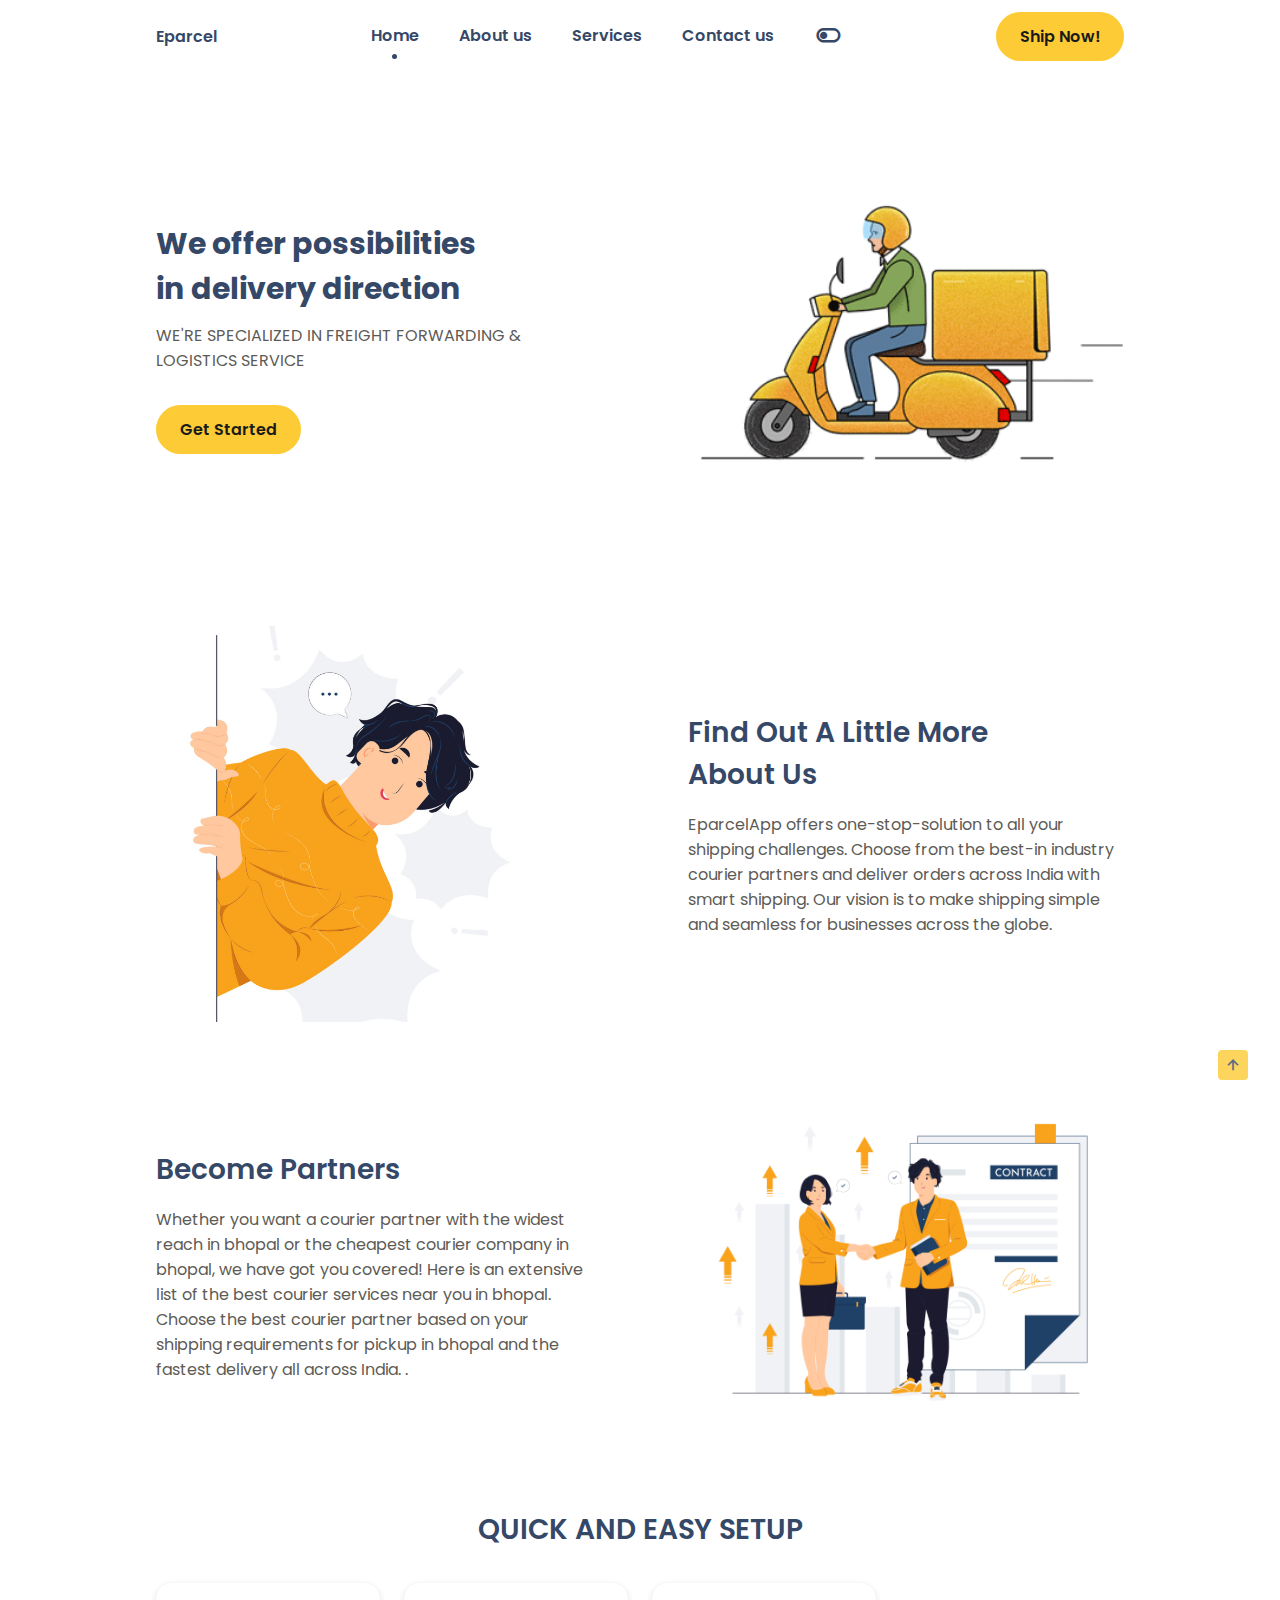
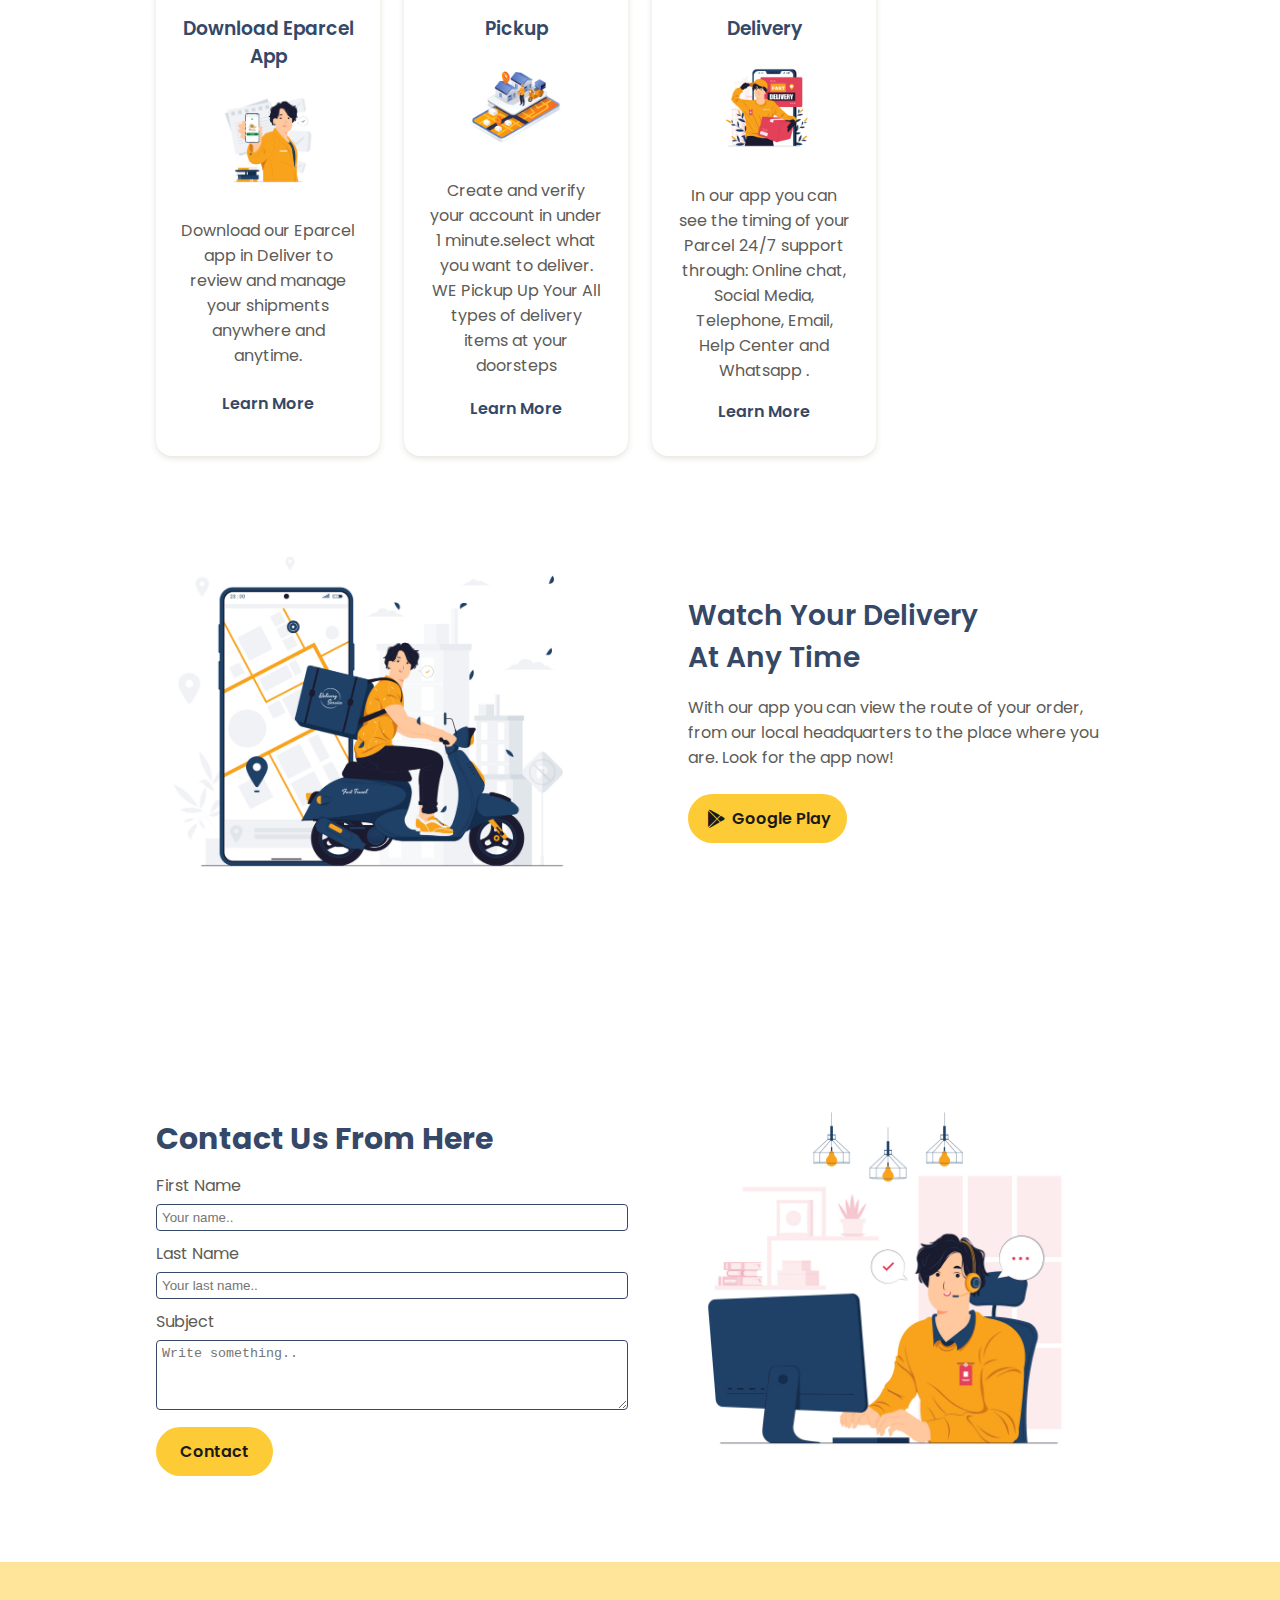
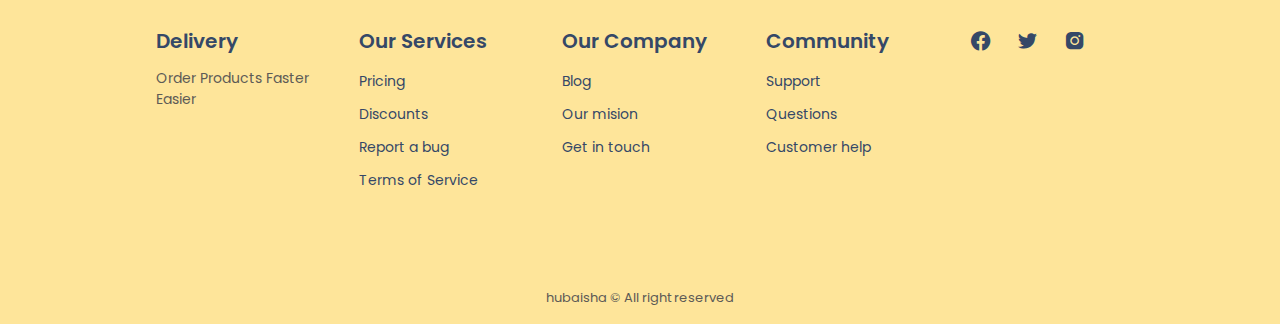
<file: eparcel/index.html>
<!DOCTYPE html>
    <html lang="en">
    <head>
        <meta charset="UTF-8">
        <meta name="viewport" content="width=device-width, initial-scale=1.0">
 
        <!--=============== BOXICONS ===============-->
        <link rel="stylesheet" href="https://cdn.jsdelivr.net/npm/boxicons@latest/css/boxicons.min.css">
 
        <!--=============== CSS ===============-->
        <link rel="stylesheet" href="style.css">
 
        <title>Eparcel delivery</title>
    </head>
    <body>
        <!--=============== HEADER ===============-->
        <header class="header" id="header">
            <nav class="nav container">
                <a href="#" class="nav__logo">Eparcel</a>
 
                <div class="nav__menu" id="nav-menu">
                    <ul class="nav__list">
                        <li class="nav__item">
                            <a href="#home" class="nav__link active-link">Home</a>
                        </li>
                        <li class="nav__item">
                            <a href="#about" class="nav__link">About us</a>
                        </li>
                        <li class="nav__item">
                            <a href="shipnow.html" class="nav__link">Services</a>
                        </li>
                        <li class="nav__item">
                            <a href="#contact" class="nav__link">Contact us</a>
                        </li>
 
                        <i class='bx bx-toggle-left change-theme' id="theme-button"></i>
                    </ul>
                </div>
 
                <div class="nav__toggle" id="nav-toggle">
                    <i class='bx bx-grid-alt'></i>
                </div>
 
                <a href="shipnow.html" class="button button__header">Ship Now!</a>
            </nav>
        </header>
 
        <main class="main">
            <!--=============== HOME ===============-->
            <section class="home section" id="home">
                <div class="home__container container grid">
                    <img class="img__img img__color home__img" viewBox="0 0 554 325" src="images/scooter-courier.gif">
                       
                  
 
                    <div class="home__data">
                        <h1 class="home__title">We offer possibilities <br> in delivery direction</h1>
                        <p class="home__description">WE'RE SPECIALIZED IN FREIGHT FORWARDING & LOGISTICS SERVICE</p>
 
                        <a href="ship" class="button">Get Started</a>
 
                    </div>  
                </div>
            </section>
 
            <!--=============== ABOUT ===============-->
            <section class="about section container" id="about">
                <div class="about__container grid">
                    <div class="about__data">
                        <h2 class="section__title-center">Find Out A Little More <br> About Us</h2>
                        <p class="about__description">EparcelApp offers one-stop-solution to all your shipping challenges. Choose from the best-in industry courier partners and deliver orders across India with smart shipping.
 
                            Our vision is to make shipping simple and seamless for businesses across the globe.
                           
                        </p>
                    </div>
 
                    <img class="img__img img__color about__img" viewBox="0 0 312 236" src="images/Untitled design.png">
                       
                       
                   
                </div>
            </section>
 
            <!--=============== SECURITY ===============-->
            <section class="security section container">
                <div class="security__container grid">
                    <div class="security__data">
                        <h2 class="section__title-center">Become Partners</h2>
                        <p class="security__description"> Whether you want a courier partner with the widest reach in bhopal or the cheapest courier company in bhopal, we have got you covered! Here is an extensive list of the best courier services near you in bhopal. Choose the best courier partner based on your shipping requirements for pickup in bhopal and the fastest delivery all across India.
                            .
                        </p>
                    </div>
 
                    <img class="img__img img__color" viewBox="0 0 312 221" src="images/partners.jpg">
   
                   
                   
                </div>
            </section>
 
            <!--=============== SERVICES ===============-->
            <section class="services section container" id="services">
                <h2 class="section__title">QUICK AND EASY SETUP</h2>
                <div class="services__container grid">
                    <div class="services__data">
                        <h3 class="services__subtitle">Download Eparcel App</h3>
                        <img class="img__color services__img" viewBox="0 0 135 94" src="images/Install.png">
                 
                           
                       
                        <p class="services__description">Download our Eparcel app in Deliver to review and manage your shipments anywhere and anytime.</p>
                        <div>
                            <a href="#" class="button button-link">Learn More</a>
                        </div>
                    </div>
 
                    <div class="services__data">
                        <h3 class="services__subtitle">Pickup</h3>
                        <img class="img__color services__img" viewBox="0 0 129 94" src="images/bg.jpg">
                       
                           
                       
                        <p class="services__description">Create and verify your account in under 1 minute.select what you want to deliver. WE Pickup Up Your All types of delivery items at your doorsteps</p>
                        <div>
                            <a href="#" class="button button-link">Learn More</a>
                        </div>
                    </div>
 
                    <div class="services__data">
                        <h3 class="services__subtitle">Delivery</h3>
                        <img class="img__color services__img" viewBox="0 0 121 94" src="images/delivery.png">
                   
                           
                     
                        <p class="services__description"> In our app you can see the timing of your Parcel 24/7 support through: Online chat, Social Media, Telephone, Email, Help Center and Whatsapp .</p>
                        <div>
                            <a href="#" class="button button-link">Learn More</a>
                        </div>
                    </div>
                </div>
            </section>
 
            <!--=============== APP ===============-->
            <section class="app section container">
                <div class="app__container grid">
                    <div class="app__data">
                        <h2 class="section__title-center">Watch Your Delivery <br> At Any Time</h2>
                        <p class="app__description">With our app you can view the route of your order, from our local headquarters to the
                            place where you are. Look for the app now!</p>
                        <div class="app__buttons">
                            <!-- <a href="#" class="button button-flex">
                                <i class='bx bxl-apple button__icon'></i> App Store
                            </a> -->
                            <a href="#" class="button button-flex">
                                <i class='bx bxl-play-store button__icon' ></i> Google Play
                            </a>
                        </div>
                    </div>
 
                    <img class="img__img img__color app__img" viewBox="0 0 312 256" src="images/24 support.jpg">
                   
                    
                    
                </div>
            </section>
 
            <!--=============== CONTACT US ===============-->
            
            
            <section class="home section" id="contact">
                <div class="home__container container grid">
                  
                       
                  
 
                    <div class="home__data">
                        <h1 class="home__title">Contact Us From Here</h1>
                         <form class action="#">
 
                            <label for="fname">First Name</label>
                            <input type="text" id="fname" name="firstname" placeholder="Your name..">
                       
                            <label for="lname">Last Name</label>
                            <input type="text" id="lname" name="lastname" placeholder="Your last name..">
                       
                            <label for="subject">Subject</label>
                            <textarea id="subject" name="subject" placeholder="Write something.." style="height:70px"></textarea>
                       
                           
                       
                          </form>
 
                        <a href="#" class="button">Contact</a>
 
                    </div> 
                      <img class="img__img img__color home__img" viewBox="0 0 554 325" src="images/contact.jpg">
                </div>
            </section>
            

 
                     
              
            


        </main>
 
        <!--=============== FOOTER ===============-->
        <footer class="footer section">
            <div class="footer__container container grid">
                <div class="footer__content">
                    <a href="#" class="footer__logo">Delivery</a>
                    <p class="footer__description">Order Products Faster <br> Easier</p>
                </div>
 
                <div class="footer__content">
                    <h3 class="footer__title">Our Services</h3>
                    <ul class="footer__links">
                        <li><a href="#" class="footer__link">Pricing </a></li>
                        <li><a href="#" class="footer__link">Discounts</a></li>
                        <li><a href="#" class="footer__link">Report a bug</a></li>
                        <li><a href="#" class="footer__link">Terms of Service</a></li>
                    </ul>
                </div>
 
                <div class="footer__content">
                    <h3 class="footer__title">Our Company</h3>
                    <ul class="footer__links">
                        <li><a href="#" class="footer__link">Blog</a></li>
                        <li><a href="#" class="footer__link">Our mision</a></li>
                        <li><a href="#" class="footer__link">Get in touch</a></li>
                    </ul>
                </div>
 
                <div class="footer__content">
                    <h3 class="footer__title">Community</h3>
                    <ul class="footer__links">
                        <li><a href="#" class="footer__link">Support</a></li>
                        <li><a href="#" class="footer__link">Questions</a></li>
                        <li><a href="#" class="footer__link">Customer help</a></li>
                    </ul>
                </div>
 
                <div class="footer__social">
                    <a href="#" class="footer__social-link"><i class='bx bxl-facebook-circle '></i></a>
                    <a href="#" class="footer__social-link"><i class='bx bxl-twitter'></i></a>
                    <a href="#" class="footer__social-link"><i class='bx bxl-instagram-alt'></i></a>
                </div>
            </div>
 
            <p class="footer__copy">hubaisha &#169; All right reserved</p>
        </footer>
 
        <!--=============== SCROLL UP ========  =======-->
        <a href="#" class="scrollup" id="scroll-up">
            <i class='bx bx-up-arrow-alt scrollup__icon'></i>
        </a>
 
        <!--=============== MAIN JS ===============-->
        <script src="main.js"></script>
    </body>
</html>
</file>
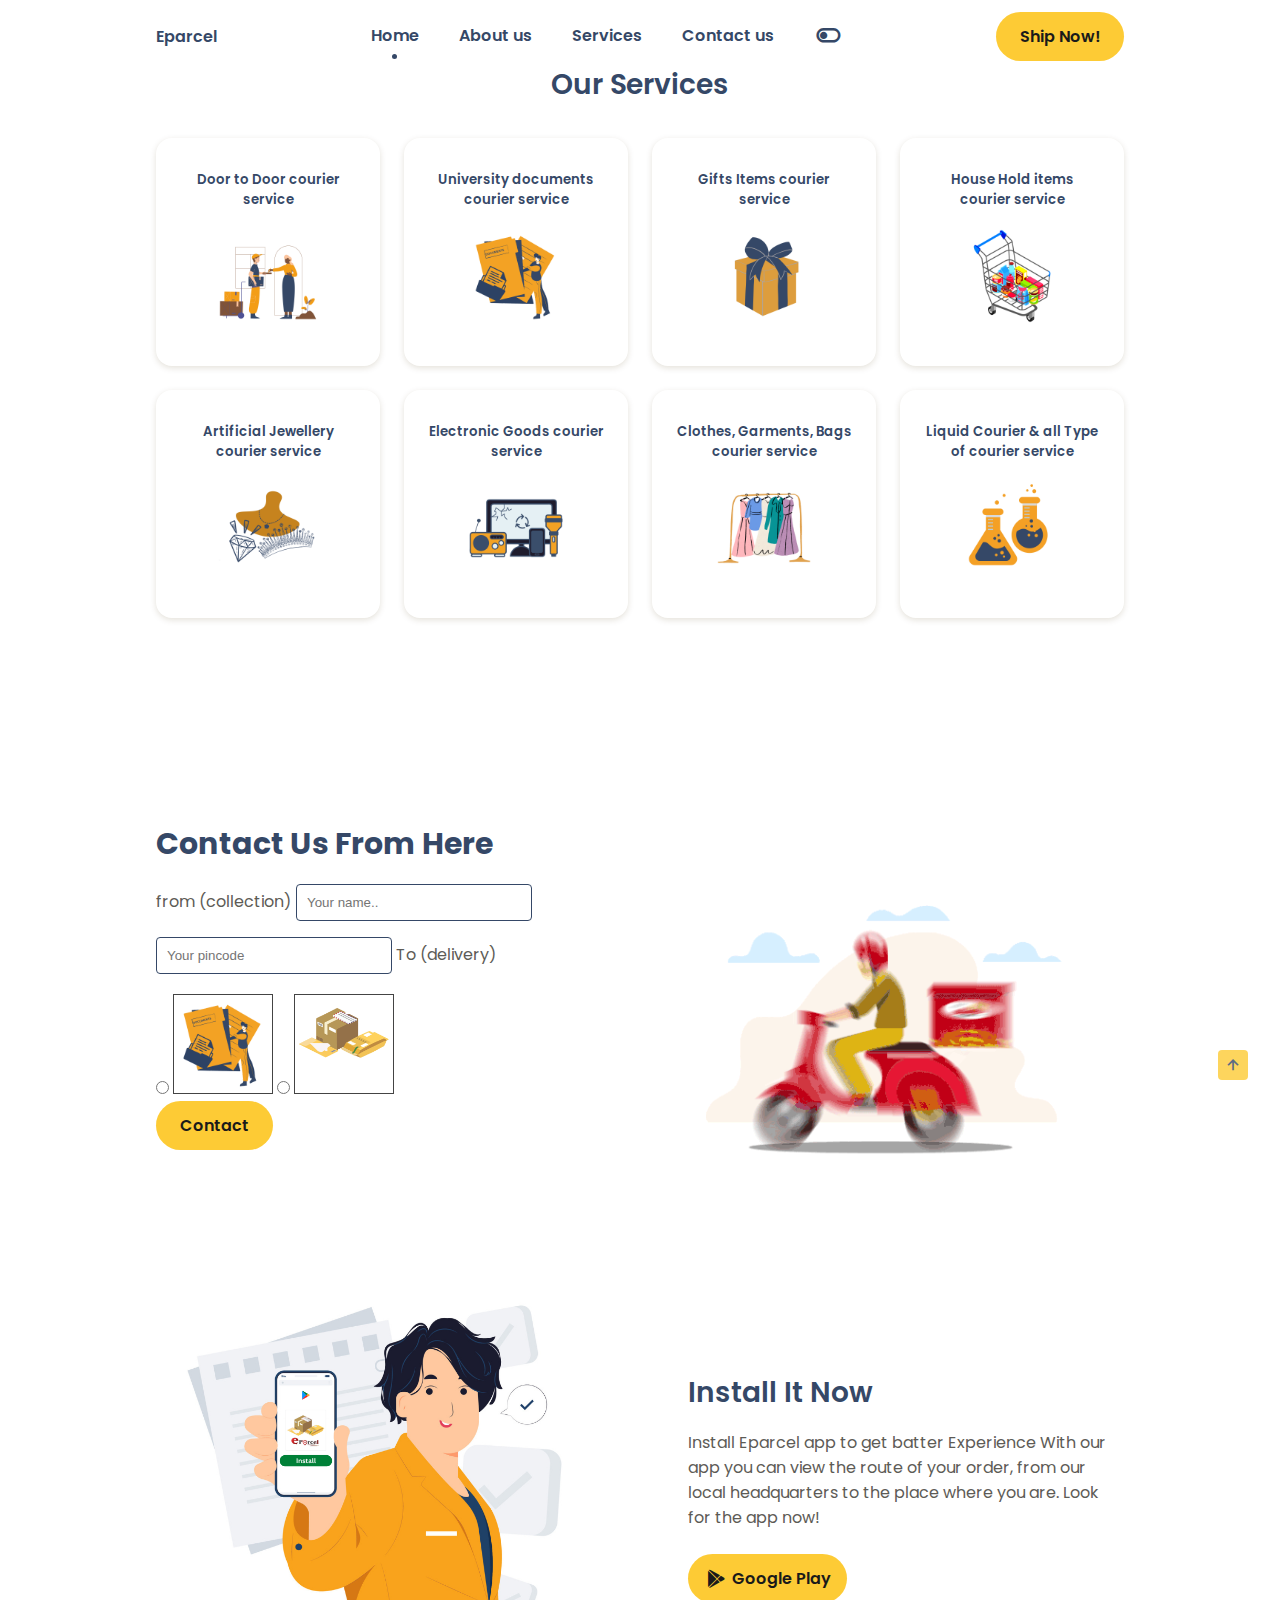
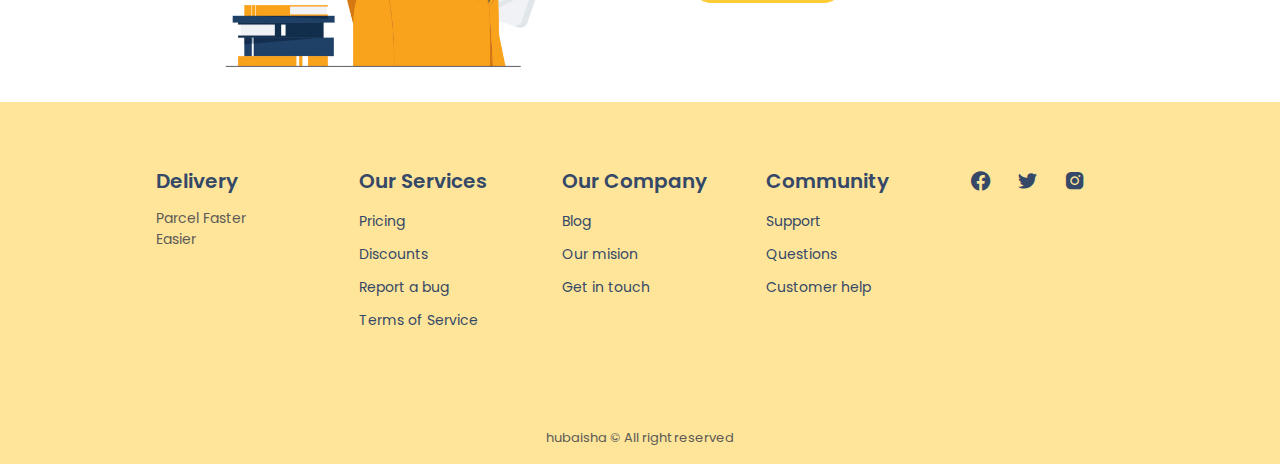
<file: eparcel/shipnow.html>
<!DOCTYPE html>
    <html lang="en">
    <head>
        <meta charset="UTF-8">
        <meta name="viewport" content="width=device-width, initial-scale=1.0">
 
        <!--=============== BOXICONS ===============-->
        <link rel="stylesheet" href="https://cdn.jsdelivr.net/npm/boxicons@latest/css/boxicons.min.css">
 
        <!--=============== CSS ===============-->
        <link rel="stylesheet" href="style.css">
 
        <title>Eparcel delivery</title>
    </head>
        <style>
       
        </style>
    <body>
        <!--=============== HEADER ===============-->
        <header class="header" id="header">
            <nav class="nav container">
                <a href="#" class="nav__logo">Eparcel</a>
 
                <div class="nav__menu" id="nav-menu">
                    <ul class="nav__list">
                        <li class="nav__item">
                            <a href="index.html" class="nav__link active-link">Home</a>
                        </li>
                        <li class="nav__item">
                            <a href="#about" class="nav__link">About us</a>
                        </li>
                        <li class="nav__item">
                            <a href="shipnow.html" class="nav__link">Services</a>
                        </li>
                        <li class="nav__item">
                            <a href="#contact" class="nav__link">Contact us</a>
                        </li>
 
                        <i class='bx bx-toggle-left change-theme' id="theme-button"></i>
                    </ul>
                </div>
 
                <div class="nav__toggle" id="nav-toggle">
                    <i class='bx bx-grid-alt'></i>
                </div>
 
                <a href="#" class="button button__header">Ship Now!</a>
            </nav>
        </header>
 
        <main class="main">
                    
 
            <!--=============== SERVICES ===============-->
            <section class="services section container" id="services">
                <h2 class="section__title">Our Services</h2>
                <div class="services__container grid">
                    <div class="services__data">
                        <h5 class="services__subtitle">Door to Door courier service</h5>
                        <img class="img__color services__img" viewBox="0 0 135 94" src="images/doortodoor.png"></div>
 
                    <div class="services__data">
                        <h5 class="services__subtitle">University documents courier service</h5>
                        <img class="img__color services__img" viewBox="0 0 129 94" src="images/documents.png"> </div>
 
                    <div class="services__data">
                        <h5 class="services__subtitle">Gifts Items courier service</h5>
                        <img class="img__color services__img" viewBox="0 0 121 94" src="images/gift.png"> </div>
                    
                    <div class="services__data">
                        <h5 class="services__subtitle"> House Hold items courier service</h5>
                        <img class="img__color services__img" viewBox="0 0 121 94" src="images/grocery.png"> </div>
                    
                     <div class="services__data">
                        <h5 class="services__subtitle">Artificial Jewellery courier service</h5>
                        <img class="img__color services__img" viewBox="0 0 121 94" src="images/jwellary.png"> </div>
                    
                     <div class="services__data">
                        <h5 class="services__subtitle"> Electronic Goods courier service</h5>
                        <img class="img__color services__img" viewBox="0 0 121 94" src="images/electronic.png"> </div>
                    
                    <div class="services__data">
                        <h5 class="services__subtitle"> Clothes, Garments, Bags courier service</h5>
                        <img class="img__color services__img" viewBox="0 0 121 94" src="images/cloths.png"> </div>
                    
                    <div class="services__data">
                        <h5 class="services__subtitle">Liquid Courier & all Type of courier service</h5>
                        <img class="img__color services__img" viewBox="0 0 121 94" src="images/liquid.png"> </div>
                    
                    
                    
                    
                
                
                </div>
                </section>
            
            <section class="home section" id="contact">
                <div class="home__container container grid">
                  
                       
                  
 
                    <div class="home__data">
                        <h1 class="home__title">Contact Us From Here</h1>
                         <form class action="#">
 
                            <label for="fname">from (collection)</label>
                            <input type="search" id="fname" name="firstname" placeholder="Your name.."><br>
                             <input type="Search" id="lname" name="lastname" placeholder="Your pincode">
                       
                            <label for="lname">To (delivery)</label>
                            <br>
                       
                       
                           
                       
                         
                         <input  type="radio" name="emotion" id="sad" class="input-hidden" />
                            <label for="sad">
                              <img 
                                src="images/documents.png" 
                                alt="I'm sad" />
                            </label>

                            <input 
                              type="radio" name="emotion"
                              id="happy" class="input-hidden" />
                            <label for="happy">
                              <img 
                                src="images/logo.png" 
                                alt="I'm happy" />
                            </label>
  </form>
                        <a href="#" class="button">Contact</a>
 
                    </div> 
                      <img class="img__img img__color home__img" viewBox="0 0 554 325" src="images/main.gif.gif">
                </div>
            </section>
 
            <!--=============== APP ===============-->
            <section class="app section container">
                <div class="app__container grid">
                    <div class="app__data">
                        <h2 class="section__title-center">Install It Now</h2>
                        <p class="app__description">Install Eparcel app to get batter Experience With our app you can view the route of your order, from our local headquarters to the
                            place where you are. Look for the app now!</p>
                        <div class="app__buttons">
                            <!-- <a href="#" class="button button-flex">
                                <i class='bx bxl-apple button__icon'></i> App Store
                            </a> -->
                            <a href="#" class="button button-flex">
                                <i class='bx bxl-play-store button__icon' ></i> Google Play
                            </a>
                        </div>
                    </div>
 
                    <img class="img__img img__color app__img" viewBox="0 0 312 256" src="images/Install.png">
                   
                    
                    
                </div>
            </section>
 
            <!--=============== CONTACT US ===============-->
            
        

 
                     
              
            


        </main>
 
        <!--=============== FOOTER ===============-->
        <footer class="footer section">
            <div class="footer__container container grid">

                <div class="footer__content">
                    <a href="#" class="footer__logo">Delivery</a>
                    <p class="footer__description">Parcel Faster <br> Easier</p>
                </div>
 
                <div class="footer__content">
                    <h3 class="footer__title">Our Services</h3>
                    <ul class="footer__links">
                        <li><a href="#home" class="footer__link">Pricing </a></li>
                        <li><a href="#home" class="footer__link">Discounts</a></li>
                        <li><a href="#home" class="footer__link">Report a bug</a></li>
                        <li><a href="#home" class="footer__link">Terms of Service</a></li>
                    </ul>
                </div>
 
                <div class="footer__content">
                    <h3 class="footer__title">Our Company</h3>
                    <ul class="footer__links">
                        <li><a href="#home" class="footer__link">Blog</a></li>
                        <li><a href="#home" class="footer__link">Our mision</a></li>
                        <li><a href="#home" class="footer__link">Get in touch</a></li>
                    </ul>
                </div>
 
                <div class="footer__content">
                    <h3 class="footer__title">Community</h3>
                    <ul class="footer__links">
                        <li><a href="#home" class="footer__link">Support</a></li>
                        <li><a href="#home" class="footer__link">Questions</a></li>
                        <li><a href="#home" class="footer__link">Customer help</a></li>
                    </ul>
                </div>
 
                <div class="footer__social">
                    <a href="#" class="footer__social-link"><i class='bx bxl-facebook-circle '></i></a>
                    <a href="#" class="footer__social-link"><i class='bx bxl-twitter'></i></a>
                    <a href="#" class="footer__social-link"><i class='bx bxl-instagram-alt'></i></a>
                </div>
            </div>
 
            <p class="footer__copy">hubaisha &#169; All right reserved</p>
        </footer>
 
        <!--=============== SCROLL UP ========  =======-->
        <a href="#" class="scrollup" id="scroll-up">
            <i class='bx bx-up-arrow-alt scrollup__icon'></i>
        </a>
 
        <!--=============== MAIN JS ===============-->
        <script src="main.js"></script>
    </body>
</html>
</file>
<file: eparcel/style.css>
/*=============== GOOGLE FONTS ===============*/
@import url("https://fonts.googleapis.com/css2?family=Poppins:wght@400;600;700&display=swap");
/*=============== VARIABLES CSS ===============*/
:root {
  --header-height: 3rem;
  /*========== Colors ==========*/
  --hue: 45;
  --sat: 98%;
  --first-color: hsl(var(--hue), var(--sat), 60%);
  --first-color-light: hsl(var(--hue), var(--sat), 85%);
  --first-color-lighten: hsl(var(--hue), var(--sat), 80%);
  --first-color-alt: hsl(var(--hue), var(--sat), 53%);
  --title-color: #354867;
  --text-color: hsl(var(--hue), 4%, 35%);
  --text-color-light: hsl(var(--hue), 4%, 65%);
  --body-color: hsl(var(--hue), 0%, 100%);
  --container-color: #FFF;
  --scroll-bar-color: hsl(var(--hue), 4%, 85%);
  --scroll-thumb-color: hsl(var(--hue), 4%, 75%);
  /*========== Font and typography ==========*/
  --body-font: 'Poppins', sans-serif;
  --biggest-font-size: 2rem;
  --h2-font-size: 1.25rem;
  --h3-font-size: 1.125rem;
  --normal-font-size: .938rem;
  --small-font-size: .813rem;
  --smaller-font-size: .75rem;
  /*========== Font weight ==========*/
  --font-semi-bold: 600;
  --font-bold: 700;
  /*========== Margenes ==========*/
  --mb-0-5: .5rem;
  --mb-0-75: .75rem;
  --mb-1: 1rem;
  --mb-1-5: 1.5rem;
  --mb-2: 2rem;
  /*========== z index ==========*/
  --z-tooltip: 10;
  --z-fixed: 100;
}
 
@media screen and (min-width: 968px) {
  :root {
    --biggest-font-size: 3rem;
    --h2-font-size: 1.75rem;
    --h3-font-size: 1.25rem;
    --normal-font-size: 1rem;
    --small-font-size: .875rem;
    --smaller-font-size: .813rem;
  }
}
 
/*=============== BASE ===============*/
*, ::before, ::after {
  box-sizing: border-box;
  padding: 0;
  margin: 0;
}
 
html {
  scroll-behavior: smooth;
}
 
body {
  margin: var(--header-height) 0 0 0;
  font-family: var(--body-font);
  font-size: var(--normal-font-size);
  background-color: var(--body-color);
  color: var(--text-color);
  transition: .5s;
}
 
h1, h2, h3,h5 {
  font-weight: var(--font-semi-bold);
  color: #354867;
  line-height: 1.5;
}
 
ul {
  list-style: none;
}
 
a {
  text-decoration: none;
}
 
img {
  max-width: 100%;
  height: auto;
}
 
/*=============== THEME ===============*/
/*========== Variables Dark theme ==========*/
body.dark-theme {
  --first-color-light: hsl(var(--hue), var(--sat), 75%);
  --title-color: hsl(var(--hue), 4%, 95%);
  --text-color: hsl(var(--hue), 4%, 80%);
  --body-color: hsl(var(--hue), 8%, 13%);
  --container-color: hsl(var(--hue), 8%, 16%);
  --scroll-bar-color: hsl(var(--hue), 4%, 32%);
  --scroll-thumb-color: hsl(var(--hue), 4%, 24%);
}
 
/*========== Button Dark/Light ==========*/
.change-theme {
  position: absolute;
  right: 1.5rem;
  top: 2.2rem;
  color: var(--title-color);
  font-size: 1.8rem;
  cursor: pointer;
}
 
.dark-theme .footer {
  background-color: var(--container-color);
}
 
/*=============== REUSABLE CSS CLASSES ===============*/
.section {
  padding: 2.5rem 0 1rem;
}
 
.section__title, .section__title-center {
  font-size: var(--h2-font-size);
  color: var(--title-color);
  text-align: center;
  margin-bottom: var(--mb-1);
}
 
.img__color {
  fill: var(--first-color);
}
 
.img__blob {
  fill: var(--first-color-light);
}
 
.img__img {
  width: 300px;
  justify-self: center;
}
 
/*=============== LAYOUT ===============*/
.container {
  max-width: 968px;
  margin-left: var(--mb-1-5);
  margin-right: var(--mb-1-5);
}
 
.grid {
  display: grid;
  gap: 1.5rem;
}
 
/*=============== HEADER ===============*/
.header {
  width: 100%;
  background-color: var(--body-color);
  position: fixed;
  top: 0;
  left: 0;
  z-index: var(--z-fixed);
  transition: .5s;
}
 
/*=============== NAV ===============*/
.nav {
  height: var(--header-height);
  display: flex;
  justify-content: space-between;
  align-items: center;
}
 
@media screen and (max-width: 767px) {
  .nav__menu {
    position: fixed;
    background-color: var(--container-color);
    box-shadow: 0 0 4px rgba(0, 0, 0, 0.1);
    padding: 2.5rem 0;
    width: 90%;
    top: -100%;
    left: 0;
    right: 0;
    margin: 0 auto;
    transition: .4s;
    border-radius: 2rem;
    z-index: var(--z-fixed);
  }
}
 
.nav__list {
  display: flex;
  flex-direction: column;
  align-items: center;
  row-gap: 1.5rem;
}
 
.nav__link, .nav__logo, .nav__toggle {
  color: var(--title-color);
  font-weight: var(--font-semi-bold);
}
 
.nav__toggle {
  font-size: 1.3rem;
  cursor: pointer;
}
 
/* Show menu */
.show-menu {
  top: calc(var(--header-height) + 1rem);
}
 
/* Active link */
.active-link {
  position: relative;
}
 
.active-link::before {
  content: '';
  position: absolute;
  bottom: -.75rem;
  left: 45%;
  width: 5px;
  height: 5px;
  background-color: var(--title-color);
  border-radius: 50%;
}
 
/* Change background header */
.scroll-header {
  box-shadow: 0 1px 4px rgba(0, 0, 0, 0.1);
}
 
/*=============== HOME ===============*/
.home__container {
  row-gap: 3rem;
}
 
.home__title {
  font-size: 30px;
  font-weight: var(--font-bold);
  margin-bottom: var(--mb-0-75);
}
 
.home__description {
  margin-bottom: var(--mb-2);
}
 
/*=============== BUTTONS ===============*/
.button {
  display: inline-block;
  background-color: var(--first-color);
  color: #1A1A1A;
  padding: .75rem 1.5rem;
  border-radius: 3rem;
  font-weight: var(--font-semi-bold);
  transition: .3s;
}
 
.button:hover {
  background-color: var(--first-color-alt);
}
 
.button__header {
  display: none;
}
 
.button-link {
  background: none;
  padding: 0;
  color: var(--title-color);
}
 
.button-link:hover {
  background-color: transparent;
}
 
.button-flex {
  display: inline-flex;
  align-items: center;
  column-gap: .25rem;
  padding: .75rem 1rem;
}
 
.button__icon {
  font-size: 1.5rem;
}
 
/*=============== ABOUT ===============*/
.about__container {
  gap: 2.5rem;
}
 
.about__data {
  text-align: center;
}
 
/*=============== SECURITY ===============*/
.security__container {
  gap: 2.5rem;
}
 
.security__data {
  text-align: center;
}
 
/*=============== SERVICES ===============*/
.services__container {
  padding-top: 1rem;
}
 
.services__data {
  display: grid;
  row-gap: 1rem;
  background-color: var(--container-color);
  box-shadow: 0px 2px 6px hsla(var(--hue), 100%, 15%, 0.15);
  padding: 2rem 1.5rem;
  border-radius: 1rem;
  text-align: center;
}
 
.services__img {
  width: 100px;
  justify-self: center;
  margin-bottom: var(--mb-0-5);
}
 
/*=============== APP ===============*/
.app__container {
  gap: 2.5rem;
}
 
.app__data {
  text-align: center;
}
 
.app__description {
  margin-bottom: var(--mb-1-5);
}
 
.app__buttons {
  display: grid;
  grid-template-columns: repeat(2, max-content);
  justify-content: center;
  gap: .5rem;
}
 
/*=============== CONTACT ===============*/
.contact__container {
  padding-bottom: 3rem;
}
 
.contact__description {
  text-align: center;
}
 
.contact__content {
  row-gap: .75rem;
}
input[type=text], textarea {
    width: 100%;
    padding: 5px;
    border: 1px solid #354867;
    border-radius: 4px;
    box-sizing: border-box;
    margin-top: 6px;
    margin-bottom: 10px;
    resize: horizontal;
  }
 input[type=search] {
    width: 50%;
    padding: 10px;
    border: 1px solid #354867;
    border-radius: 4px;
    box-sizing: border-box;
    margin-top: 6px;
    margin-bottom: 10px;
   
  }
 
 
  input[type=radio]:checked + label>img {
  border: 1px dashed #000;
  box-shadow: #fff;
}

/* Stuff after this is only to make things more pretty */
input[type=radio] + label>img {
  border: 1px solid #444;
    margin-top: 10px;
  width: 100px;
  height: 100px;
  transition: 500ms all;
}

input[type=radio]:checked + label>img {
  transform: 
    rotateZ(-10deg) 
    rotateX(10deg);
}

 
/*=============== FOOTER ===============*/
.footer {
  background-color: var(--first-color-lighten);
  padding-bottom: 2rem;
}
 
.footer__container {
  row-gap: 2rem;
}
 
.footer__logo, .footer__title {
  font-size: var(--h3-font-size);
  margin-bottom: var(--mb-0-75);
}
 
.footer__logo {
  display: inline-block;
  font-weight: var(--font-semi-bold);
  color: var(--title-color);
}
 
.footer__description, .footer__link {
  font-size: var(--small-font-size);
}
 
.footer__links {
  display: grid;
  row-gap: .5rem;
}
 
.footer__link {
  color: var(--title-color);
}
 
.footer__social {
  display: flex;
  column-gap: 1.5rem;
}
 
.footer__social-link {
  font-size: 1.25rem;
  color: var(--title-color);
}
 
.footer__copy {
  margin-top: 6rem;
  text-align: center;
  font-size: var(--smaller-font-size);
  color: var(--text-color);
}
 
/*=============== SCROLL UP ===============*/
.scrollup {
  position: fixed;
  background: var(--first-color);
  right: 1rem;
  bottom: -20%;
  display: inline-flex;
  padding: .3rem;
  border-radius: .25rem;
  z-index: var(--z-tooltip);
  opacity: .8;
  transition: .4s;
}
 
.scrollup:hover {
  background-color: var(--first-color);
  opacity: 1;
}
 
.scrollup__icon {
  font-size: 1.25rem;
  color: var(--title-color);
}
 
/* Show Scroll Up*/
.show-scroll {
  bottom: 3rem;
}
 
/*=============== SCROLL BAR ===============*/
::-webkit-scrollbar {
  width: .6rem;
  border-radius: .5rem;
  background-color: var(--scroll-bar-color);
}
 
::-webkit-scrollbar-thumb {
  background-color: var(--scroll-thumb-color);
  border-radius: .5rem;
}
 
::-webkit-scrollbar-thumb:hover {
  background-color: var(--text-color-light);
}
 
/*=============== MEDIA QUERIES ===============*/
/* For small devices */
@media screen and (max-width: 360px) {
  .img__img {
    width: 100%;
    height: 100%;
  }
  .section {
    padding: 3.5rem 0 1rem;
  }
  .services__img {
    width: 100px;
  }
  .app__buttons {
    grid-template-columns: max-content;
  }
}
 
/* For medium devices */
@media screen and (min-width: 576px) {
  .img__img {
    width: 100%;
  }
  .section__title-center {
    text-align: initial;
  }
  .home__container,
  .about__container,
  .security__container,
  .services__container,
  .app__container,
  .contact__container,
  .footer__container {
    grid-template-columns: repeat(2, 1fr);
  }
  .home__img {
    order: 1;
  }
  .home__container,
  .about__container,
  .security__container,
  .app__container,
  .contact__container {
    align-items: center;
  }
  .about__data,
  .security__data,
  .app__data,
  .contact__description {
    text-align: initial;
  }
  .about__img,
  .app__img {
    order: -1;
  }
}
 
@media screen and (min-width: 767px) {
  body {
    margin: 0;
  }
  .section {
    padding: 4rem 0 1rem;
  }
  .nav {
    height: calc(var(--header-height) + 1.5rem);
  }
  .nav__list {
    flex-direction: row;
    column-gap: 2.5rem;
  }
  .nav__toggle {
    display: none;
  }
  .change-theme {
    position: initial;
  }
  .home__container {
    padding: 6rem 0 2rem;
  }
  .app__buttons {
    justify-content: initial;
  }
}
 
/* For large devices */
@media screen and (min-width: 968px) {
  .button__header {
    display: block;
  }
  .img__img {
    width: 470px;
  }
  .about__container,
  .security__container,
  .app__container,
  .contact__container {
    column-gap: 6rem;
  }
  .services__container {
    grid-template-columns: repeat(4, 1fr);
  }
  .contact__container {
    grid-template-columns: 3fr 1.5fr 1.25fr;
  }
  .footer__container {
    grid-template-columns: repeat(5, 1fr);
  }
  .footer__social {
    align-items: flex-start;
  }
  .footer__social-link {
    font-size: 1.45rem;
  }
}
 
@media screen and (min-width: 1024px) {
  .container {
    margin-left: auto;
    margin-right: auto;
  }
  .home__img {
    width: 540px;
  }
  .home__description {
    padding-right: 5rem;
  }
  .footer__container {
    column-gap: 3rem;
  }
  .scrollup {
    right: 2rem;
  }
}
</file>
